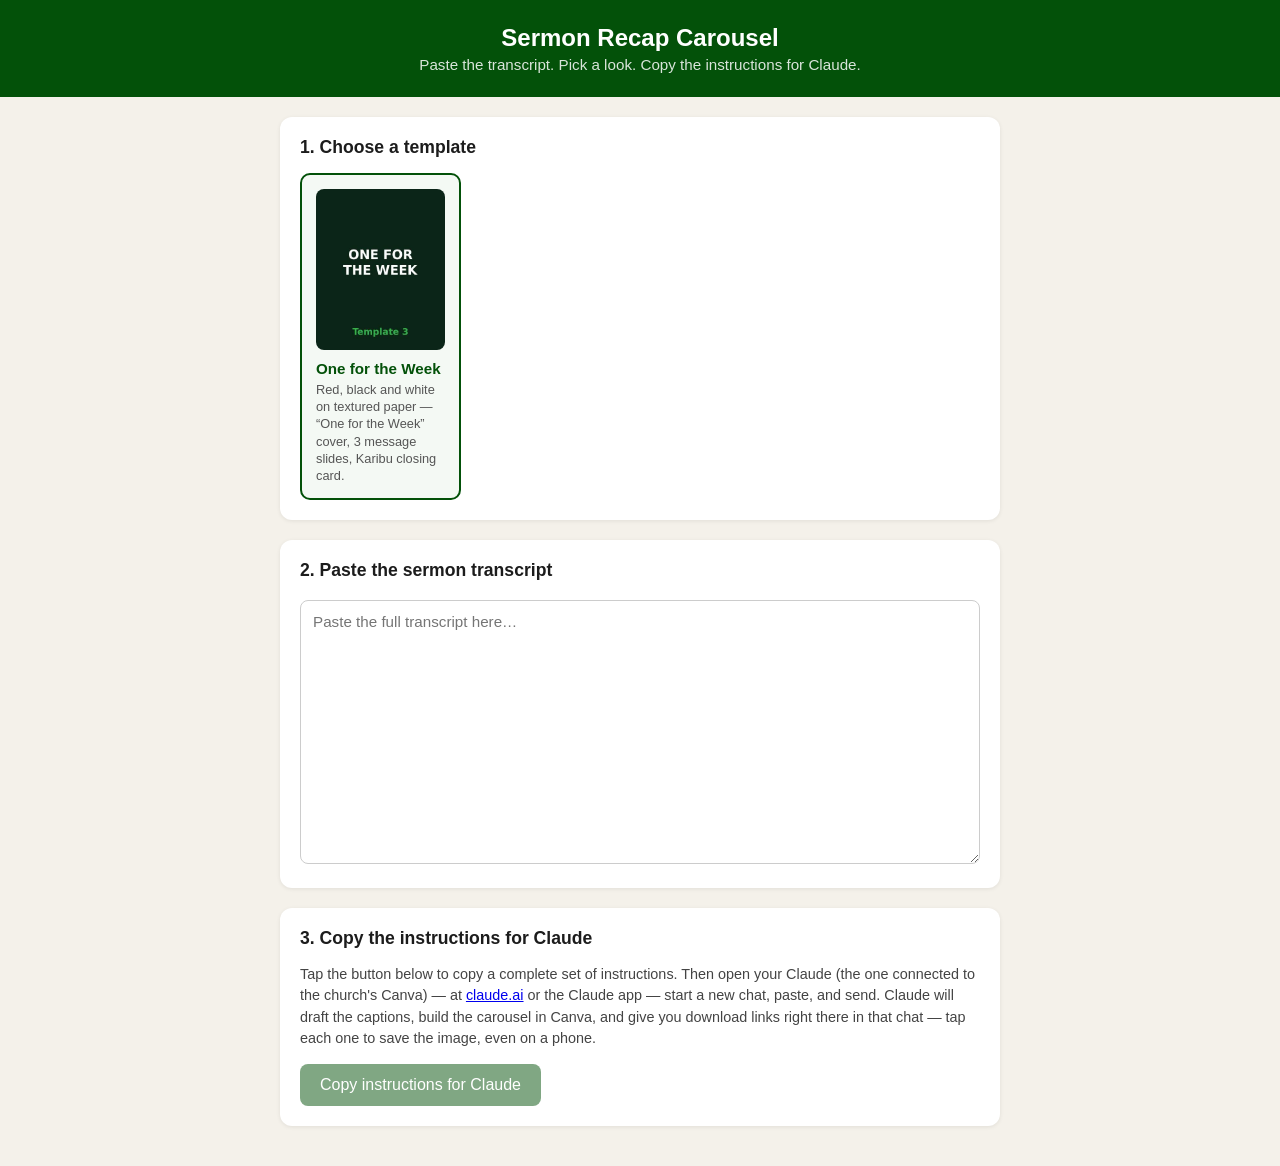
<file: public/index.html>
<!doctype html>
<html lang="en">
<head>
  <meta charset="utf-8" />
  <meta name="viewport" content="width=device-width, initial-scale=1" />
  <title>Sermon Recap Carousel — Life Pool Chapel</title>
  <link rel="stylesheet" href="./css/style.css" />
</head>
<body>
  <header class="topbar">
    <h1>Sermon Recap Carousel</h1>
    <p class="tagline">Paste the transcript. Pick a look. Copy the instructions for Claude.</p>
  </header>

  <main id="app">
    <section id="tool">
      <div class="card">
        <h2>1. Choose a template</h2>
        <div id="templates" class="templates-grid">Loading templates…</div>
      </div>

      <div class="card">
        <h2>2. Paste the sermon transcript</h2>
        <textarea id="transcript" rows="14" placeholder="Paste the full transcript here…"></textarea>
      </div>

      <div class="card">
        <h2>3. Copy the instructions for Claude</h2>
        <p class="hint">
          Tap the button below to copy a complete set of instructions. Then open your Claude
          (the one connected to the church's Canva) — at
          <a href="https://claude.ai" target="_blank" rel="noopener">claude.ai</a> or the Claude app —
          start a new chat, paste, and send. Claude will draft the captions, build the carousel
          in Canva, and give you download links right there in that chat — tap each one to save
          the image, even on a phone.
        </p>
        <button id="copy-btn" type="button" disabled>Copy instructions for Claude</button>
        <p id="copy-status" class="status"></p>
      </div>
    </section>
  </main>

  <script src="./js/app.js"></script>
</body>
</html>
</file>
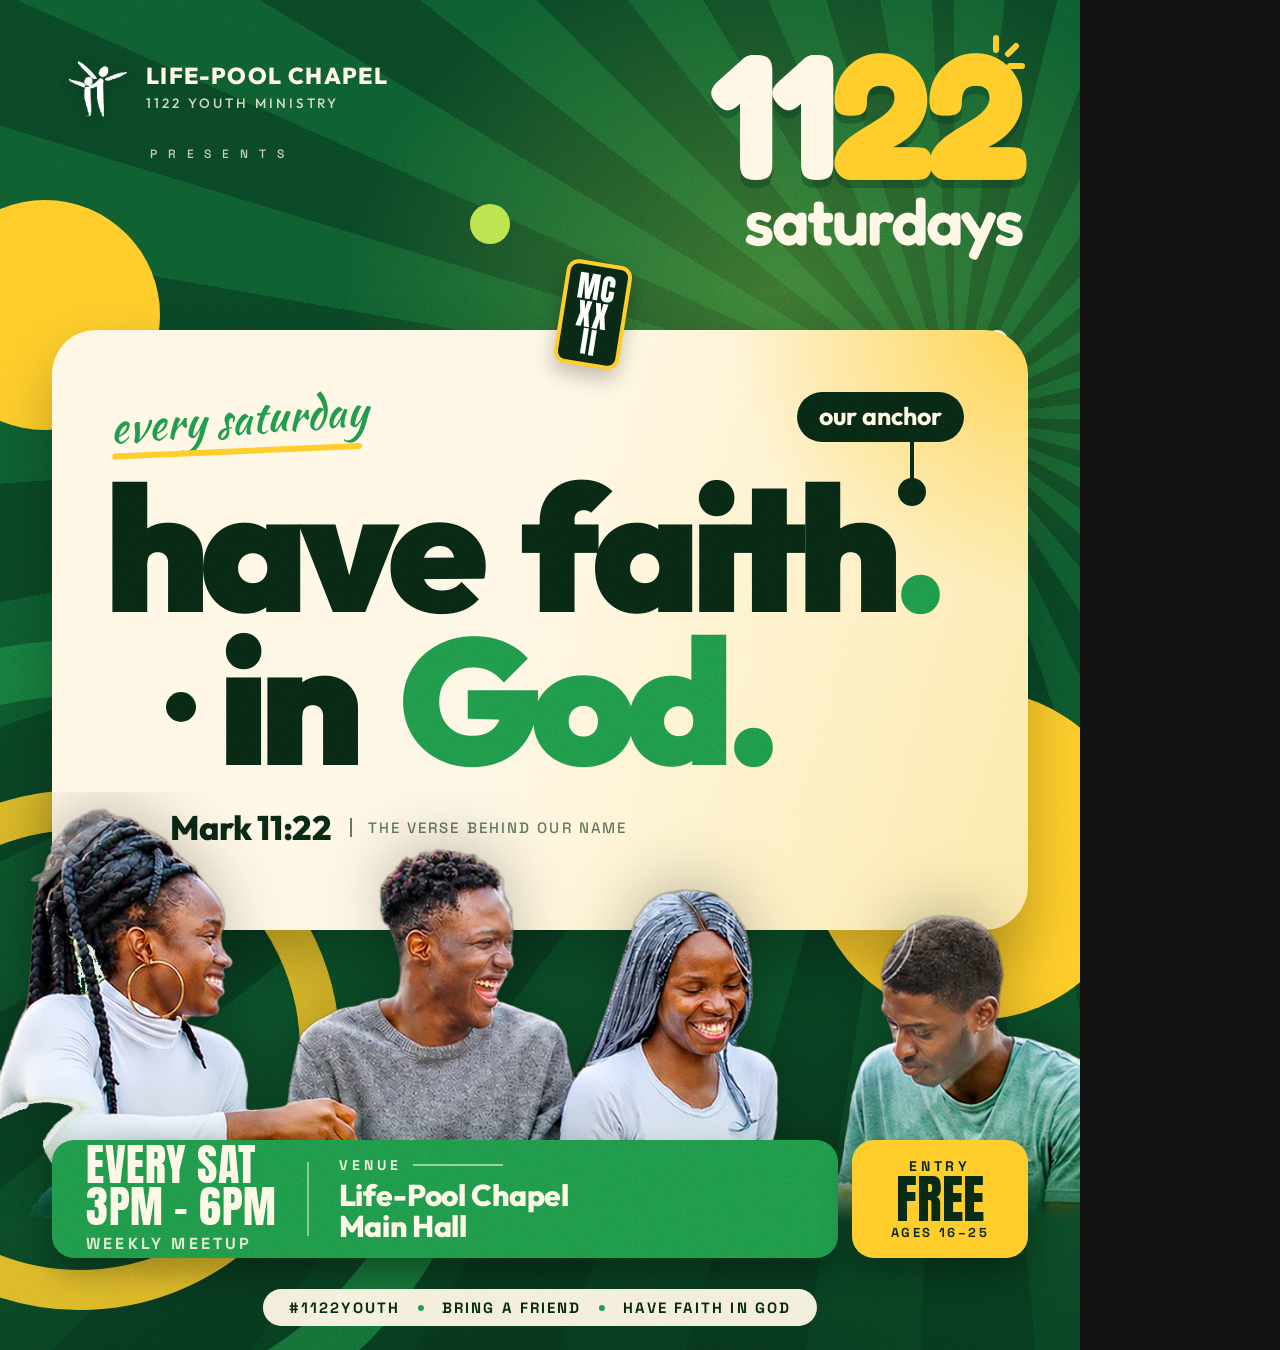
<file: posters/1122-weekly/index.html>
<!doctype html>
<html lang="en">
<head>
<meta charset="utf-8">
<title>1122 Saturdays Poster</title>
<link rel="stylesheet" href="assets/fonts.css">
<style>
  /* ============ EDIT EVENT DETAILS IN THE HTML BELOW (search "EDIT") ============ */
  :root{
    --g-900:#06301A;   /* deepest green */
    --g-800:#0A4424;
    --g-700:#0E5A2E;
    --g-600:#13733A;
    --g-500:#1E9447;   /* brand green */
    --lime:#B9E24A;
    --sun:#FFC928;     /* 1122 yellow */
    --cream:#FFF7E4;
    --ink:#082714;
  }
  *{box-sizing:border-box;margin:0;padding:0}
  html,body{background:#111}
  .poster{
    position:relative; width:1080px; height:1350px; overflow:hidden;
    background:var(--g-800);
    font-family:'Outfit',sans-serif; color:var(--cream);
  }

  /* ---------- background: sunburst + glow ---------- */
  .rays{
    position:absolute; inset:-400px;
    background:repeating-conic-gradient(from 0deg at 72% 38%,
      var(--g-700) 0deg 7deg, var(--g-800) 7deg 14deg);
  }
  .glow{
    position:absolute; inset:0;
    background:
      radial-gradient(620px 520px at 72% 22%, rgba(185,226,74,.28), transparent 70%),
      radial-gradient(900px 600px at 50% 110%, rgba(6,48,26,.95), transparent 70%),
      linear-gradient(180deg, rgba(6,48,26,.0) 40%, rgba(6,48,26,.55) 100%);
  }
  .ring{position:absolute;border-radius:50%;}
  .ring.r1{width:820px;height:820px;left:-330px;top:640px;border:56px solid rgba(30,148,71,.55)}
  .ring.r2{width:520px;height:520px;left:-180px;top:790px;border:40px solid rgba(255,201,40,.85)}
  .dot{position:absolute;border-radius:50%}
  .dot.sun{width:230px;height:230px;left:-70px;top:200px;background:var(--sun)}
  .dot.lime{width:40px;height:40px;left:470px;top:204px;background:var(--lime)}
  .dot.small{width:22px;height:22px;left:986px;top:330px;background:var(--cream)}
  .dot.behind{width:330px;height:330px;right:-60px;top:690px;background:var(--sun)}

  /* ---------- header ---------- */
  .brand{position:absolute;left:64px;top:58px;display:flex;align-items:center;gap:16px;z-index:5}
  .brand img{width:66px;height:auto;filter:drop-shadow(0 2px 6px rgba(0,0,0,.25))}
  .brand .name{font-weight:800;font-size:23px;letter-spacing:.06em;line-height:1.05}
  .brand .sub{font-weight:500;font-size:13.5px;letter-spacing:.22em;opacity:.8;margin-top:6px;text-transform:uppercase}
  .presents{position:absolute;left:150px;top:146px;font:500 12px 'Space Grotesk';letter-spacing:.9em;opacity:.75;z-index:5}

  /* wordmark lockup (top right) */
  .lockup{position:absolute;right:58px;top:40px;text-align:right;z-index:5}
  .lockup .num{
    font-family:'Fredoka';font-weight:700;font-size:178px;line-height:.82;letter-spacing:-6px;color:var(--cream);
    text-shadow:0 8px 0 rgba(6,48,26,.35);
  }
  .lockup .num span{color:var(--sun)}
  .lockup .word{
    font-family:'Fredoka';font-weight:600;font-size:66px;line-height:1;letter-spacing:-2px;margin-top:2px;
  }
  .burst{position:absolute;right:-6px;top:-8px;width:64px;height:64px}

  .badge{
    position:absolute;left:560px;top:262px;z-index:6;transform:rotate(9deg);
    background:var(--ink);border:4px solid var(--sun);border-radius:12px;padding:8px 10px 6px;
    font-family:'Anton';color:#fff;font-size:30px;line-height:.92;text-align:center;letter-spacing:1px;
    box-shadow:0 10px 20px rgba(0,0,0,.25);
  }

  /* ---------- theme card ---------- */
  .card{
    position:absolute;left:52px;right:52px;top:330px;height:600px;border-radius:44px;z-index:3;
    background:
      radial-gradient(420px 380px at 100% 0%, rgba(255,201,40,.75), transparent 70%),
      linear-gradient(105deg, var(--cream) 0%, var(--cream) 48%, #FBE9A6 100%);
    box-shadow:0 30px 60px rgba(0,0,0,.28);
    color:var(--ink); overflow:hidden;
  }
  .card .kicker{
    position:absolute;left:58px;top:56px;
    font-family:'Kaushan Script';font-size:44px;color:var(--g-500);transform:rotate(-4deg);
  }
  .card .kicker::after{content:"";display:block;height:6px;width:250px;margin-top:-2px;border-radius:6px;background:var(--sun);transform:rotate(1.5deg)}
  .pill{
    position:absolute;right:64px;top:62px;background:var(--ink);color:var(--cream);
    font:700 25px 'Outfit';padding:8px 22px 10px;border-radius:999px;
  }
  .pill::after{content:"";position:absolute;right:50px;top:100%;width:4px;height:42px;background:var(--ink)}
  .pill::before{content:"";position:absolute;right:38px;top:calc(100% + 36px);width:28px;height:28px;border-radius:50%;background:var(--ink)}
  .headline{
    position:absolute;left:52px;top:140px;word-spacing:.12em;
    font-weight:900;letter-spacing:-.055em;line-height:.86;font-size:178px;color:var(--ink);
  }
  .headline .l2{display:block;padding-left:62px}
  .headline .gd{color:var(--g-500)}
  .headline i{font-style:normal;color:var(--g-500)}
  .headline .bul{display:inline-block;width:30px;height:30px;border-radius:50%;background:var(--ink);vertical-align:middle;margin-right:22px;transform:translateY(-14px)}
  .verse{
    position:absolute;left:118px;top:476px;display:flex;align-items:center;gap:18px;
  }
  .verse b{font:800 34px 'Outfit';letter-spacing:-.01em}
  .verse small{font:500 15px 'Space Grotesk';letter-spacing:.14em;text-transform:uppercase;opacity:.65;white-space:nowrap;line-height:1.3;border-left:2px solid currentColor;padding-left:16px}

  /* ---------- photo ---------- */
  .people{position:absolute;left:0;width:1080px;top:792px;z-index:4;-webkit-mask-image:linear-gradient(180deg,#000 82%,transparent 97%);filter:saturate(1.08) contrast(1.04) drop-shadow(0 -10px 30px rgba(0,0,0,.25))}

  /* ---------- info bar ---------- */
  .bar{position:absolute;left:52px;right:52px;top:1140px;height:118px;z-index:6;display:flex;gap:14px}
  .bar .main{
    flex:1;background:var(--g-500);border-radius:22px;display:flex;align-items:center;padding:0 34px;gap:30px;
    box-shadow:0 16px 30px rgba(0,0,0,.3);
  }
  .when{font-family:'Anton';font-size:44px;line-height:.95;letter-spacing:.5px;text-transform:uppercase}
  .when small{display:block;font:600 16px 'Space Grotesk';letter-spacing:.2em;opacity:.85;margin-top:6px}
  .sep{width:2px;align-self:stretch;margin:22px 0;background:rgba(255,247,228,.45)}
  .where .lab{font:700 14px 'Space Grotesk';letter-spacing:.3em;text-transform:uppercase;display:flex;align-items:center;gap:10px;opacity:.9}
  .where .lab::after{content:"";width:90px;height:2px;background:currentColor;opacity:.6}
  .where .val{font:800 30px 'Outfit';line-height:1.05;margin-top:6px;letter-spacing:-.01em}
  .bar .free{
    width:176px;background:var(--sun);color:var(--ink);border-radius:22px;display:flex;flex-direction:column;align-items:center;justify-content:center;
    box-shadow:0 16px 30px rgba(0,0,0,.3);
  }
  .free .t{font:700 14px 'Space Grotesk';letter-spacing:.28em}
  .free .b{font-family:'Anton';font-size:52px;line-height:.95}
  .free .s{font:700 13px 'Space Grotesk';letter-spacing:.2em}

  .foot{
    position:absolute;left:50%;transform:translateX(-50%);bottom:24px;z-index:6;
    background:rgba(255,247,228,.95);color:var(--ink);border-radius:999px;padding:9px 26px;
    font:700 15px 'Space Grotesk';letter-spacing:.14em;display:flex;gap:18px;align-items:center;white-space:nowrap
  }
  .foot i{width:6px;height:6px;border-radius:50%;background:var(--g-500);display:inline-block}

  /* grain on top of everything */
  .grain{position:absolute;inset:0;z-index:20;pointer-events:none;mix-blend-mode:overlay;opacity:.38}
</style>
</head>
<body>
<div class="poster" id="poster">
  <div class="rays"></div>
  <div class="glow"></div>
  <div class="ring r1"></div>
  <div class="ring r2"></div>
  <div class="dot sun"></div>
  <div class="dot lime"></div>
  <div class="dot small"></div>
  <div class="dot behind"></div>

  <div class="brand">
    <img src="assets/lpc-icon-white.png" alt="">
    <div>
      <div class="name">LIFE-POOL CHAPEL</div>
      <div class="sub">1122 Youth Ministry</div>
    </div>
  </div>
  <div class="presents">PRESENTS</div>

  <div class="badge">MC<br>XX<br>II</div>

  <div class="lockup">
    <svg class="burst" viewBox="0 0 64 64" aria-hidden="true">
      <g stroke="#FFC928" stroke-width="6" stroke-linecap="round">
        <path d="M32 6v12"/><path d="M52 14l-8 8"/><path d="M58 34H46"/>
      </g>
    </svg>
    <div class="num">11<span>22</span></div>
    <div class="word">saturdays</div>
  </div>

  <div class="card">
    <div class="kicker">every saturday</div>
    <div class="pill">our anchor</div>
    <div class="headline">
      have faith<i>.</i>
      <span class="l2"><span class="bul"></span>in <span class="gd">God.</span></span>
    </div>
    <div class="verse">
      <b>Mark 11:22</b>
      <small>the verse behind our name</small>
    </div>
  </div>

  <img class="people" src="assets/youth.png" alt="">

  <div class="bar">
    <div class="main">
      <!-- EDIT: time -->
      <div class="when">Every Sat<br>3PM – 6PM<small>WEEKLY MEETUP</small></div>
      <div class="sep"></div>
      <!-- EDIT: venue -->
      <div class="where">
        <div class="lab">Venue</div>
        <div class="val">Life-Pool Chapel<br>Main Hall</div>
      </div>
    </div>
    <div class="free">
      <div class="t">ENTRY</div>
      <div class="b">FREE</div>
      <div class="s">AGES 16–25</div>
    </div>
  </div>

  <div class="foot">#1122YOUTH <i></i> BRING A FRIEND <i></i> HAVE FAITH IN GOD</div>

  <svg class="grain" width="1080" height="1350" aria-hidden="true">
    <filter id="n"><feTurbulence type="fractalNoise" baseFrequency=".9" numOctaves="3" stitchTiles="stitch"/><feColorMatrix type="saturate" values="0"/></filter>
    <rect width="100%" height="100%" filter="url(#n)"/>
  </svg>
</div>
</body>
</html>
</file>
<file: public/css/style.css>
:root {
  --green: #035109;
  --yellow: #ffed4f;
  --cream: #f4f1ea;
  --ink: #1c1c1c;
}

* { box-sizing: border-box; }

body {
  margin: 0;
  font-family: -apple-system, "Segoe UI", Roboto, sans-serif;
  background: var(--cream);
  color: var(--ink);
}

.topbar {
  background: var(--green);
  color: white;
  padding: 24px 20px;
  text-align: center;
}

.topbar h1 { margin: 0 0 4px; font-size: 1.5rem; }
.tagline { margin: 0; opacity: 0.85; font-size: 0.95rem; }

main {
  max-width: 760px;
  margin: 0 auto;
  padding: 20px;
}

.card {
  background: white;
  border-radius: 12px;
  padding: 20px;
  margin-bottom: 20px;
  box-shadow: 0 1px 4px rgba(0,0,0,0.08);
}

.card h2 { margin-top: 0; font-size: 1.1rem; }

textarea {
  width: 100%;
  padding: 12px;
  border: 1px solid #ccc;
  border-radius: 8px;
  font-family: inherit;
  font-size: 0.95rem;
  resize: vertical;
}

input[type="password"] {
  width: 100%;
  padding: 10px;
  border: 1px solid #ccc;
  border-radius: 8px;
  font-size: 1rem;
  margin-bottom: 10px;
}

button {
  background: var(--green);
  color: white;
  border: none;
  padding: 12px 20px;
  border-radius: 8px;
  font-size: 1rem;
  cursor: pointer;
}

button:disabled { opacity: 0.5; cursor: not-allowed; }
button:hover:not(:disabled) { opacity: 0.9; }

.templates-grid {
  display: grid;
  grid-template-columns: repeat(auto-fill, minmax(160px, 1fr));
  gap: 12px;
}

.template-option {
  border: 2px solid transparent;
  border-radius: 10px;
  cursor: pointer;
  background: #fafafa;
  padding: 14px;
}

.template-option.selected { border-color: var(--green); background: #f4f9f4; }
.template-option .preview {
  display: block;
  width: 100%;
  aspect-ratio: 4 / 5;
  object-fit: cover;
  border-radius: 8px;
  margin-bottom: 10px;
  background: #eee;
}
.template-option .label { font-size: 0.95rem; font-weight: 700; color: var(--green); }
.template-option .desc { margin-top: 4px; font-size: 0.8rem; color: #555; line-height: 1.35; }

.status { margin-top: 10px; font-size: 0.9rem; color: #555; display: inline-block; }
.error { color: #b00020; font-size: 0.9rem; }

.hint { font-size: 0.9rem; color: #444; line-height: 1.5; }
.hint code { background: #f0eee6; padding: 1px 5px; border-radius: 4px; }

.card h2 + textarea,
.card textarea + h2 { margin-top: 4px; }
</file>
<file: posters/1122-weekly/assets/fonts.css>
@font-face {
  font-family: 'Anton';
  font-style: normal;
  font-weight: 400;
  font-display: swap;
  src: url(fonts/Anton-400.woff2) format('woff2');
  unicode-range: U+0000-00FF, U+0131, U+0152-0153, U+02BB-02BC, U+02C6, U+02DA, U+02DC, U+0304, U+0308, U+0329, U+2000-206F, U+20AC, U+2122, U+2191, U+2193, U+2212, U+2215, U+FEFF, U+FFFD;
}
@font-face {
  font-family: 'Fredoka';
  font-style: normal;
  font-weight: 600;
  font-stretch: 100%;
  font-display: swap;
  src: url(fonts/Fredoka-600.woff2) format('woff2');
  unicode-range: U+0000-00FF, U+0131, U+0152-0153, U+02BB-02BC, U+02C6, U+02DA, U+02DC, U+0304, U+0308, U+0329, U+2000-206F, U+20AC, U+2122, U+2191, U+2193, U+2212, U+2215, U+FEFF, U+FFFD;
}
@font-face {
  font-family: 'Fredoka';
  font-style: normal;
  font-weight: 700;
  font-stretch: 100%;
  font-display: swap;
  src: url(fonts/Fredoka-700.woff2) format('woff2');
  unicode-range: U+0000-00FF, U+0131, U+0152-0153, U+02BB-02BC, U+02C6, U+02DA, U+02DC, U+0304, U+0308, U+0329, U+2000-206F, U+20AC, U+2122, U+2191, U+2193, U+2212, U+2215, U+FEFF, U+FFFD;
}
@font-face {
  font-family: 'Kaushan Script';
  font-style: normal;
  font-weight: 400;
  font-display: swap;
  src: url(fonts/KaushanScript-400.woff2) format('woff2');
  unicode-range: U+0000-00FF, U+0131, U+0152-0153, U+02BB-02BC, U+02C6, U+02DA, U+02DC, U+0304, U+0308, U+0329, U+2000-206F, U+20AC, U+2122, U+2191, U+2193, U+2212, U+2215, U+FEFF, U+FFFD;
}
@font-face {
  font-family: 'Outfit';
  font-style: normal;
  font-weight: 500;
  font-display: swap;
  src: url(fonts/Outfit-500.woff2) format('woff2');
  unicode-range: U+0000-00FF, U+0131, U+0152-0153, U+02BB-02BC, U+02C6, U+02DA, U+02DC, U+0304, U+0308, U+0329, U+2000-206F, U+20AC, U+2122, U+2191, U+2193, U+2212, U+2215, U+FEFF, U+FFFD;
}
@font-face {
  font-family: 'Outfit';
  font-style: normal;
  font-weight: 700;
  font-display: swap;
  src: url(fonts/Outfit-700.woff2) format('woff2');
  unicode-range: U+0000-00FF, U+0131, U+0152-0153, U+02BB-02BC, U+02C6, U+02DA, U+02DC, U+0304, U+0308, U+0329, U+2000-206F, U+20AC, U+2122, U+2191, U+2193, U+2212, U+2215, U+FEFF, U+FFFD;
}
@font-face {
  font-family: 'Outfit';
  font-style: normal;
  font-weight: 800;
  font-display: swap;
  src: url(fonts/Outfit-800.woff2) format('woff2');
  unicode-range: U+0000-00FF, U+0131, U+0152-0153, U+02BB-02BC, U+02C6, U+02DA, U+02DC, U+0304, U+0308, U+0329, U+2000-206F, U+20AC, U+2122, U+2191, U+2193, U+2212, U+2215, U+FEFF, U+FFFD;
}
@font-face {
  font-family: 'Outfit';
  font-style: normal;
  font-weight: 900;
  font-display: swap;
  src: url(fonts/Outfit-900.woff2) format('woff2');
  unicode-range: U+0000-00FF, U+0131, U+0152-0153, U+02BB-02BC, U+02C6, U+02DA, U+02DC, U+0304, U+0308, U+0329, U+2000-206F, U+20AC, U+2122, U+2191, U+2193, U+2212, U+2215, U+FEFF, U+FFFD;
}
@font-face {
  font-family: 'Space Grotesk';
  font-style: normal;
  font-weight: 500;
  font-display: swap;
  src: url(fonts/SpaceGrotesk-500.woff2) format('woff2');
  unicode-range: U+0000-00FF, U+0131, U+0152-0153, U+02BB-02BC, U+02C6, U+02DA, U+02DC, U+0304, U+0308, U+0329, U+2000-206F, U+20AC, U+2122, U+2191, U+2193, U+2212, U+2215, U+FEFF, U+FFFD;
}
@font-face {
  font-family: 'Space Grotesk';
  font-style: normal;
  font-weight: 700;
  font-display: swap;
  src: url(fonts/SpaceGrotesk-700.woff2) format('woff2');
  unicode-range: U+0000-00FF, U+0131, U+0152-0153, U+02BB-02BC, U+02C6, U+02DA, U+02DC, U+0304, U+0308, U+0329, U+2000-206F, U+20AC, U+2122, U+2191, U+2193, U+2212, U+2215, U+FEFF, U+FFFD;
}
</file>
